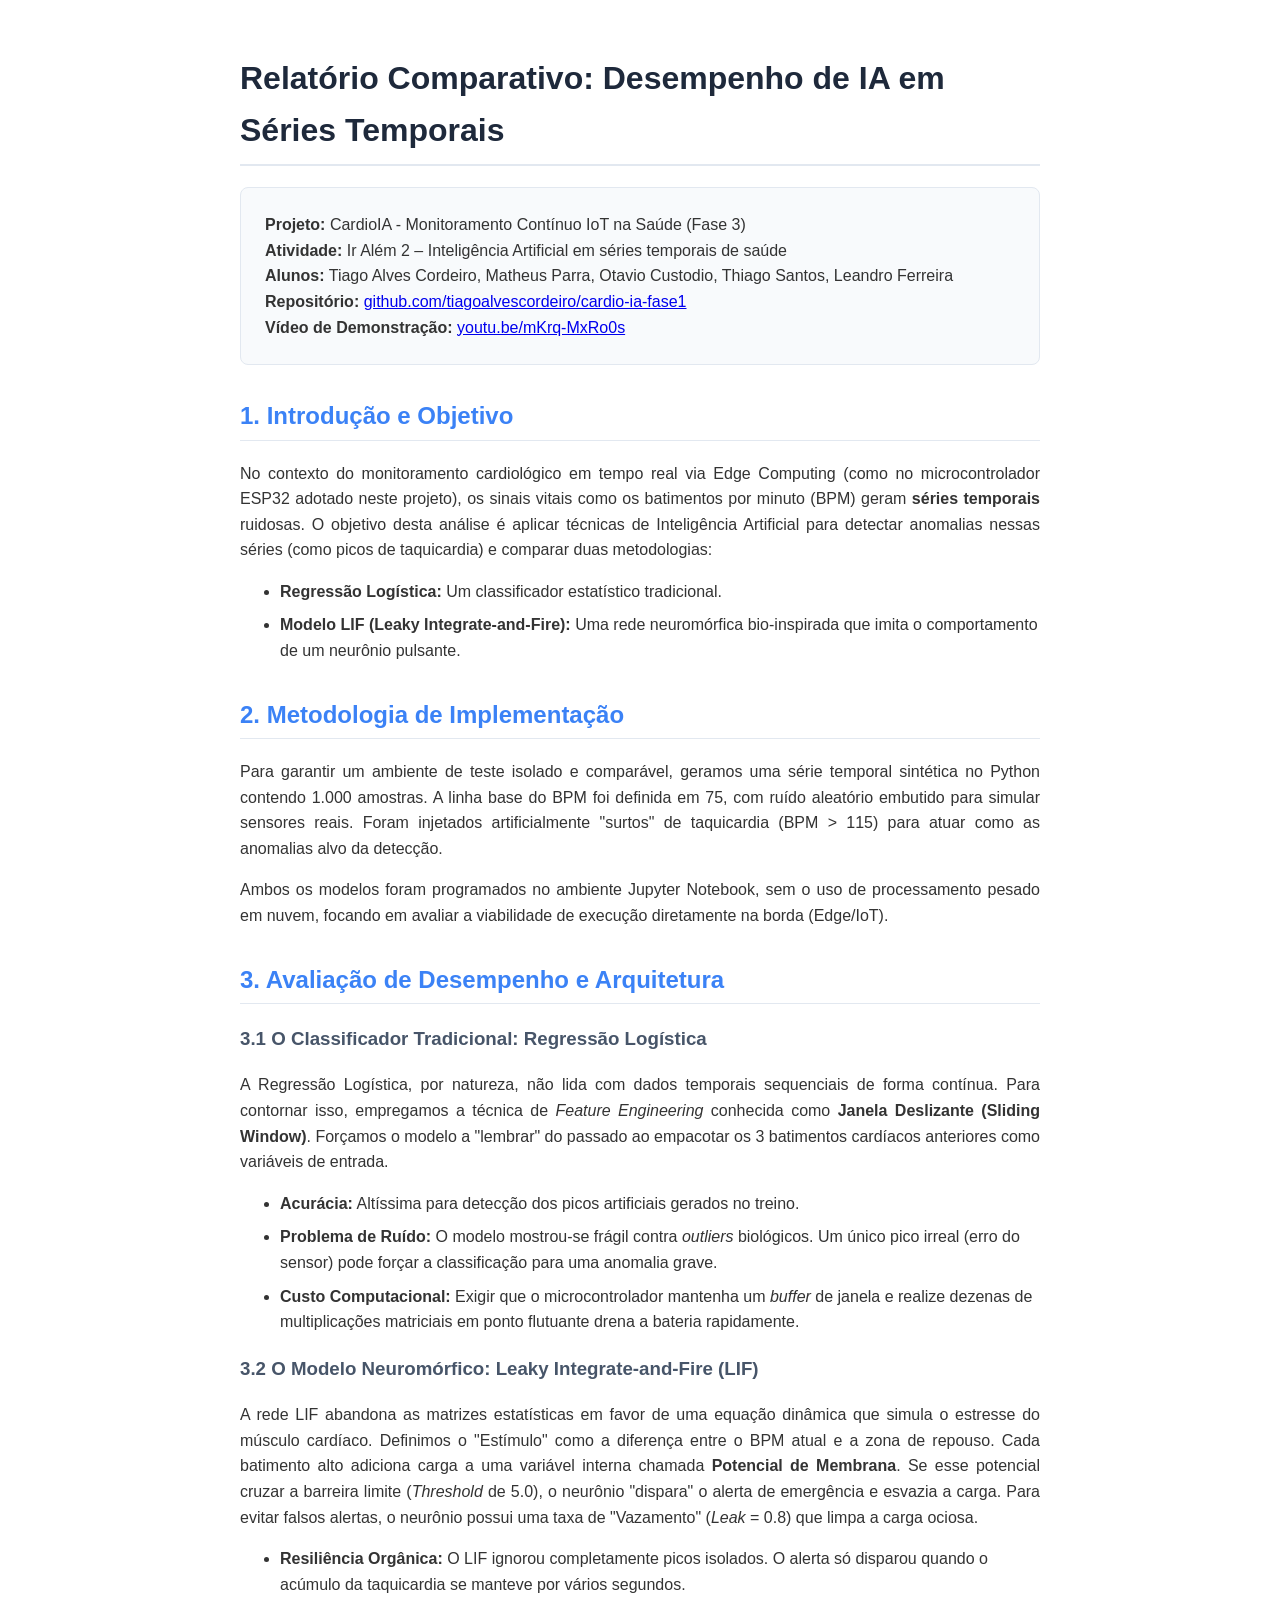
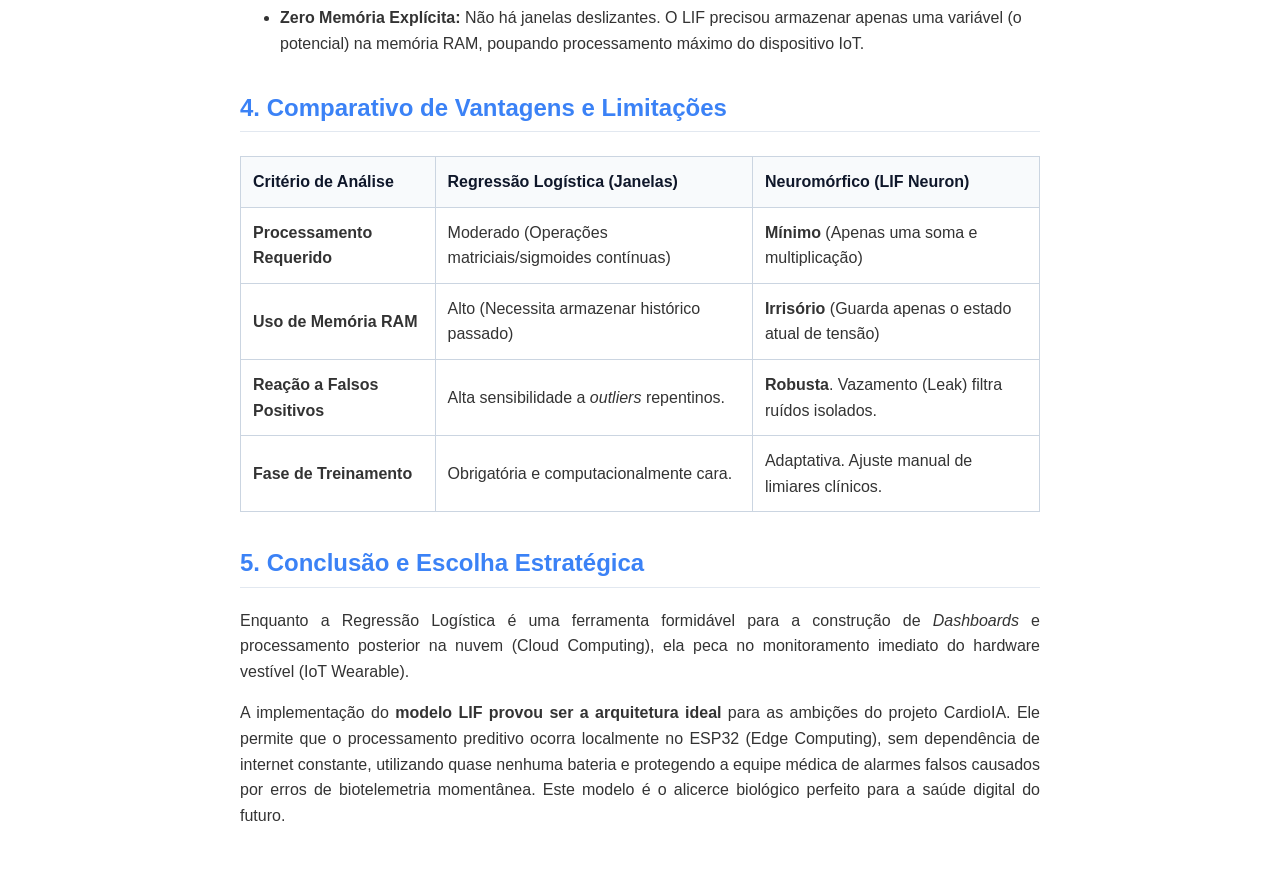
<file: docs/Relatorio_Comparativo_CardioIA.html>
<!DOCTYPE html>
<html lang="pt-BR">
<head>
    <meta charset="UTF-8">
    <title>Relatório Comparativo - CardioIA</title>
    <style>
        body { font-family: Arial, sans-serif; line-height: 1.6; color: #333; max-width: 800px; margin: 0 auto; padding: 2rem; }
        h1 { color: #1e293b; border-bottom: 2px solid #e2e8f0; padding-bottom: 0.5rem; }
        h2 { color: #3b82f6; margin-top: 2rem; border-bottom: 1px solid #e2e8f0; padding-bottom: 0.25rem; }
        h3 { color: #475569; }
        p { margin-bottom: 1rem; text-align: justify; }
        table { width: 100%; border-collapse: collapse; margin-top: 1.5rem; margin-bottom: 1.5rem; page-break-inside: avoid; }
        th, td { border: 1px solid #cbd5e1; padding: 0.75rem; text-align: left; }
        th { background-color: #f8fafc; color: #0f172a; }
        ul { margin-bottom: 1rem; }
        li { margin-bottom: 0.5rem; }
        .header-box { background: #f8fafc; padding: 1.5rem; border-radius: 8px; border: 1px solid #e2e8f0; margin-bottom: 2rem; }
        .page-break { page-break-before: always; }
        @media print {
            body { padding: 0; }
            .header-box { background: transparent; border: none; padding: 0; }
        }
    </style>
</head>
<body>

    <h1>Relatório Comparativo: Desempenho de IA em Séries Temporais</h1>
    
    <div class="header-box">
        <strong>Projeto:</strong> CardioIA - Monitoramento Contínuo IoT na Saúde (Fase 3)<br>
        <strong>Atividade:</strong> Ir Além 2 – Inteligência Artificial em séries temporais de saúde<br>
        <strong>Alunos:</strong> Tiago Alves Cordeiro, Matheus Parra, Otavio Custodio, Thiago Santos, Leandro Ferreira<br>
        <strong>Repositório:</strong> <a href="https://github.com/tiagoalvescordeiro/cardio-ia-fase1">github.com/tiagoalvescordeiro/cardio-ia-fase1</a><br>
        <strong>Vídeo de Demonstração:</strong> <a href="https://youtu.be/mKrq-MxRo0s">youtu.be/mKrq-MxRo0s</a>
    </div>

    <h2>1. Introdução e Objetivo</h2>
    <p>No contexto do monitoramento cardiológico em tempo real via Edge Computing (como no microcontrolador ESP32 adotado neste projeto), os sinais vitais como os batimentos por minuto (BPM) geram <strong>séries temporais</strong> ruidosas. O objetivo desta análise é aplicar técnicas de Inteligência Artificial para detectar anomalias nessas séries (como picos de taquicardia) e comparar duas metodologias:</p>
    <ul>
        <li><strong>Regressão Logística:</strong> Um classificador estatístico tradicional.</li>
        <li><strong>Modelo LIF (Leaky Integrate-and-Fire):</strong> Uma rede neuromórfica bio-inspirada que imita o comportamento de um neurônio pulsante.</li>
    </ul>

    <h2>2. Metodologia de Implementação</h2>
    <p>Para garantir um ambiente de teste isolado e comparável, geramos uma série temporal sintética no Python contendo 1.000 amostras. A linha base do BPM foi definida em 75, com ruído aleatório embutido para simular sensores reais. Foram injetados artificialmente "surtos" de taquicardia (BPM > 115) para atuar como as anomalias alvo da detecção.</p>
    <p>Ambos os modelos foram programados no ambiente Jupyter Notebook, sem o uso de processamento pesado em nuvem, focando em avaliar a viabilidade de execução diretamente na borda (Edge/IoT).</p>

    <h2>3. Avaliação de Desempenho e Arquitetura</h2>

    <h3>3.1 O Classificador Tradicional: Regressão Logística</h3>
    <p>A Regressão Logística, por natureza, não lida com dados temporais sequenciais de forma contínua. Para contornar isso, empregamos a técnica de <em>Feature Engineering</em> conhecida como <strong>Janela Deslizante (Sliding Window)</strong>. Forçamos o modelo a "lembrar" do passado ao empacotar os 3 batimentos cardíacos anteriores como variáveis de entrada.</p>
    <ul>
        <li><strong>Acurácia:</strong> Altíssima para detecção dos picos artificiais gerados no treino.</li>
        <li><strong>Problema de Ruído:</strong> O modelo mostrou-se frágil contra <em>outliers</em> biológicos. Um único pico irreal (erro do sensor) pode forçar a classificação para uma anomalia grave.</li>
        <li><strong>Custo Computacional:</strong> Exigir que o microcontrolador mantenha um <em>buffer</em> de janela e realize dezenas de multiplicações matriciais em ponto flutuante drena a bateria rapidamente.</li>
    </ul>

    <div class="page-break"></div>

    <h3>3.2 O Modelo Neuromórfico: Leaky Integrate-and-Fire (LIF)</h3>
    <p>A rede LIF abandona as matrizes estatísticas em favor de uma equação dinâmica que simula o estresse do músculo cardíaco. Definimos o "Estímulo" como a diferença entre o BPM atual e a zona de repouso. Cada batimento alto adiciona carga a uma variável interna chamada <strong>Potencial de Membrana</strong>. Se esse potencial cruzar a barreira limite (<em>Threshold</em> de 5.0), o neurônio "dispara" o alerta de emergência e esvazia a carga. Para evitar falsos alertas, o neurônio possui uma taxa de "Vazamento" (<em>Leak</em> = 0.8) que limpa a carga ociosa.</p>
    <ul>
        <li><strong>Resiliência Orgânica:</strong> O LIF ignorou completamente picos isolados. O alerta só disparou quando o acúmulo da taquicardia se manteve por vários segundos.</li>
        <li><strong>Zero Memória Explícita:</strong> Não há janelas deslizantes. O LIF precisou armazenar apenas uma variável (o potencial) na memória RAM, poupando processamento máximo do dispositivo IoT.</li>
    </ul>

    <h2>4. Comparativo de Vantagens e Limitações</h2>
    <table>
        <thead>
            <tr>
                <th>Critério de Análise</th>
                <th>Regressão Logística (Janelas)</th>
                <th>Neuromórfico (LIF Neuron)</th>
            </tr>
        </thead>
        <tbody>
            <tr>
                <td><strong>Processamento Requerido</strong></td>
                <td>Moderado (Operações matriciais/sigmoides contínuas)</td>
                <td><strong>Mínimo</strong> (Apenas uma soma e multiplicação)</td>
            </tr>
            <tr>
                <td><strong>Uso de Memória RAM</strong></td>
                <td>Alto (Necessita armazenar histórico passado)</td>
                <td><strong>Irrisório</strong> (Guarda apenas o estado atual de tensão)</td>
            </tr>
            <tr>
                <td><strong>Reação a Falsos Positivos</strong></td>
                <td>Alta sensibilidade a <em>outliers</em> repentinos.</td>
                <td><strong>Robusta</strong>. Vazamento (Leak) filtra ruídos isolados.</td>
            </tr>
            <tr>
                <td><strong>Fase de Treinamento</strong></td>
                <td>Obrigatória e computacionalmente cara.</td>
                <td>Adaptativa. Ajuste manual de limiares clínicos.</td>
            </tr>
        </tbody>
    </table>

    <h2>5. Conclusão e Escolha Estratégica</h2>
    <p>Enquanto a Regressão Logística é uma ferramenta formidável para a construção de <em>Dashboards</em> e processamento posterior na nuvem (Cloud Computing), ela peca no monitoramento imediato do hardware vestível (IoT Wearable).</p>
    <p>A implementação do <strong>modelo LIF provou ser a arquitetura ideal</strong> para as ambições do projeto CardioIA. Ele permite que o processamento preditivo ocorra localmente no ESP32 (Edge Computing), sem dependência de internet constante, utilizando quase nenhuma bateria e protegendo a equipe médica de alarmes falsos causados por erros de biotelemetria momentânea. Este modelo é o alicerce biológico perfeito para a saúde digital do futuro.</p>

</body>
</html>
</file>
